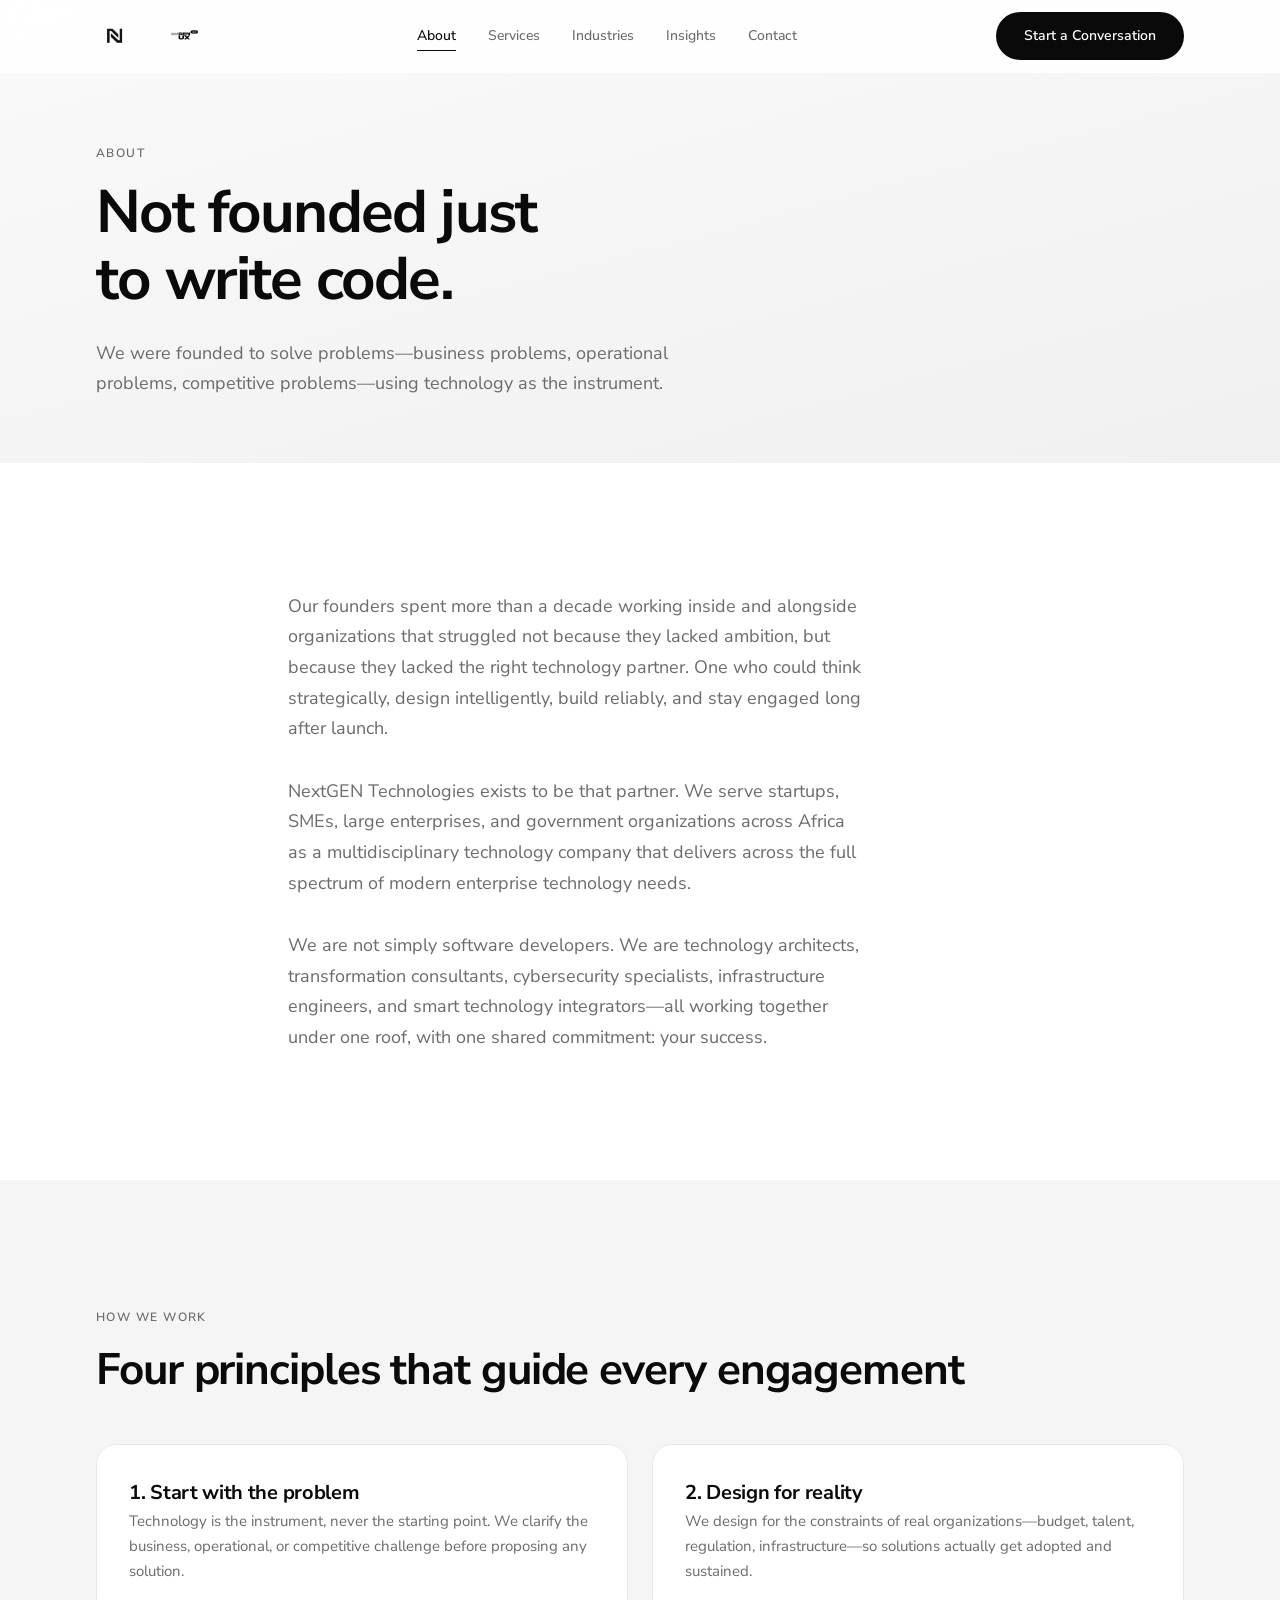
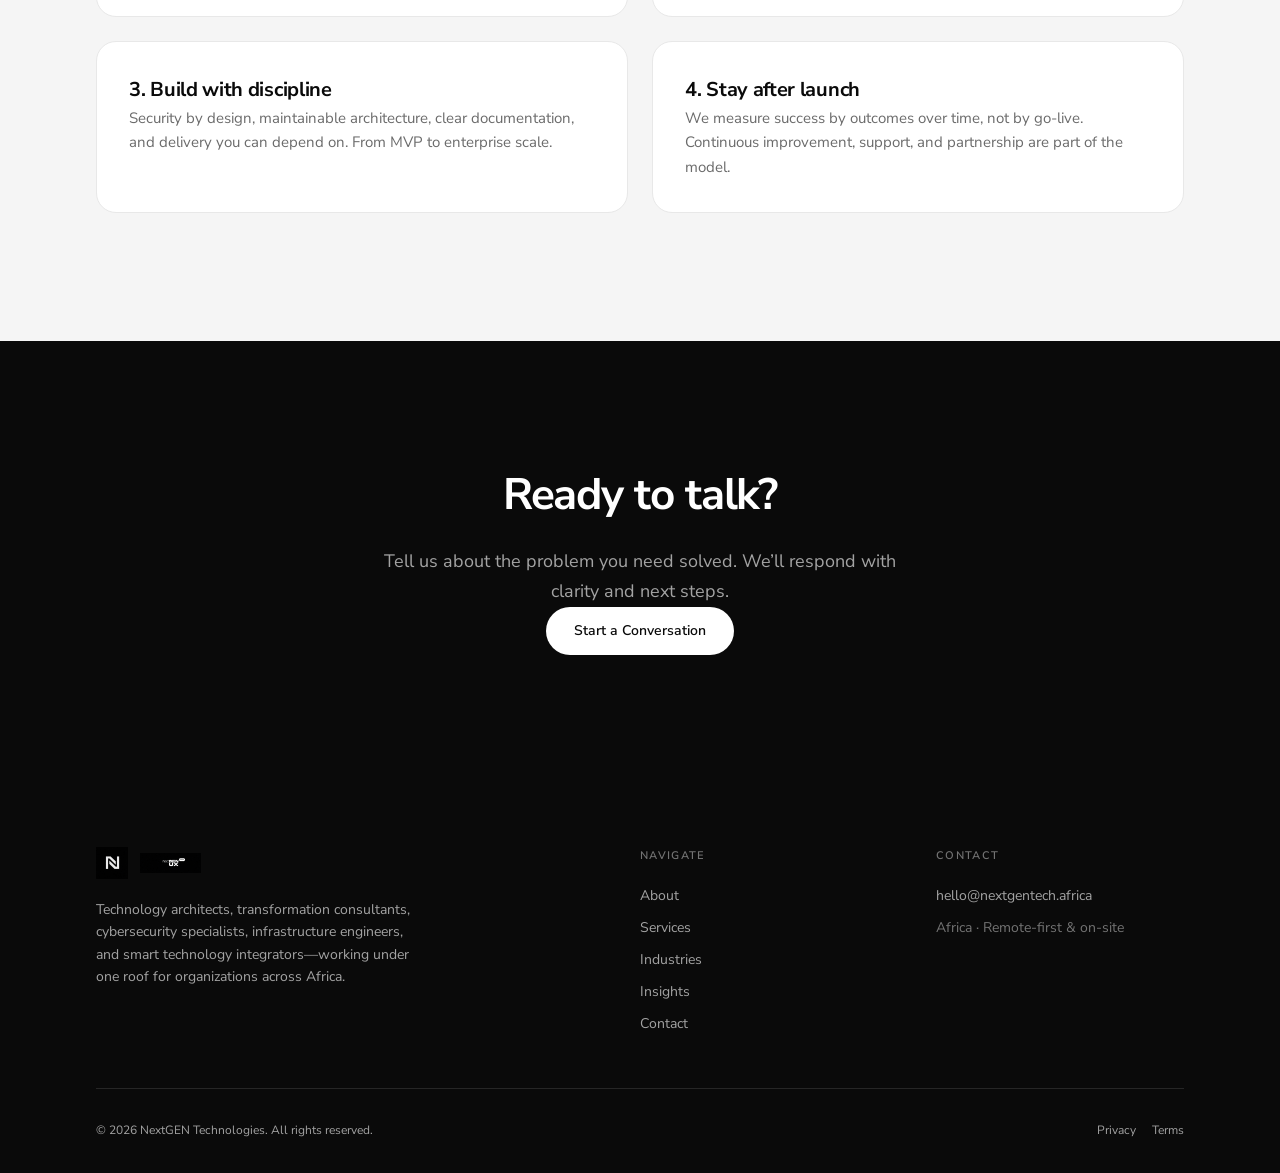
<file: about.html>
<!DOCTYPE html>
<html lang="en">
<head>
  <meta charset="UTF-8" />
  <meta name="viewport" content="width=device-width, initial-scale=1.0" />
  <title>About — NextGEN Technologies</title>
  <meta name="description" content="NextGEN Technologies was founded to solve business problems using technology as the instrument. Our story, approach, and commitment." />
  <link rel="preconnect" href="https://fonts.googleapis.com" />
  <link rel="preconnect" href="https://fonts.gstatic.com" crossorigin />
  <link href="https://fonts.googleapis.com/css2?family=Nunito+Sans:ital,opsz,wght@0,6..12,200..1000;1,6..12,200..1000&display=swap" rel="stylesheet" />
  <link rel="stylesheet" href="css/styles.css" />
  <link rel="icon" href="assets/logo-mark.jpg" type="image/jpeg" />
</head>
<body>
  <header class="site-header">
    <div class="container header-inner">
      <a href="index.html" class="logo-link" aria-label="NextGEN Technologies home">
        <img src="assets/logo-mark.jpg" alt="" class="logo-mark" width="36" height="36" />
        <img src="assets/logo-wordmark.jpg" alt="nextGEN UX tech" class="logo-word" height="24" />
      </a>
      <nav class="nav-desktop" aria-label="Main">
        <a href="about.html" class="nav-link active">About</a>
        <a href="services.html" class="nav-link">Services</a>
        <a href="index.html#industries" class="nav-link">Industries</a>
        <a href="index.html#insights" class="nav-link">Insights</a>
        <a href="contact.html" class="nav-link">Contact</a>
      </nav>
      <div class="flex items-center gap-3">
        <a href="contact.html" class="btn-solid">Start a Conversation</a>
        <button class="menu-btn" id="menuBtn" aria-label="Open menu" aria-expanded="false">
          <svg width="22" height="22" fill="none" stroke="currentColor" stroke-width="1.75" viewBox="0 0 24 24"><path d="M4 7h16M4 12h16M4 17h16"/></svg>
        </button>
      </div>
    </div>
    <div class="mobile-nav" id="mobileNav">
      <a href="about.html">About</a>
      <a href="services.html">Services</a>
      <a href="index.html#industries">Industries</a>
      <a href="index.html#insights">Insights</a>
      <a href="contact.html">Contact</a>
      <a href="contact.html" class="btn-solid" style="margin-top:1rem;justify-content:center">Start a Conversation</a>
    </div>
  </header>

  <section class="page-hero">
    <div class="container">
      <p class="eyebrow mb-4 reveal">About</p>
      <h1 class="h1 reveal reveal-delay-1" style="max-width:28rem">Not founded just to write code.</h1>
      <p class="lead reveal reveal-delay-2" style="margin-top:1.5rem">We were founded to solve problems—business problems, operational problems, competitive problems—using technology as the instrument.</p>
    </div>
  </section>

  <section class="section">
    <div class="container" style="max-width:48rem">
      <div class="reveal">
        <p class="lead" style="margin-bottom:2rem">Our founders spent more than a decade working inside and alongside organizations that struggled not because they lacked ambition, but because they lacked the right technology partner. One who could think strategically, design intelligently, build reliably, and stay engaged long after launch.</p>
        <p class="lead" style="margin-bottom:2rem">NextGEN Technologies exists to be that partner. We serve startups, SMEs, large enterprises, and government organizations across Africa as a multidisciplinary technology company that delivers across the full spectrum of modern enterprise technology needs.</p>
        <p class="lead">We are not simply software developers. We are technology architects, transformation consultants, cybersecurity specialists, infrastructure engineers, and smart technology integrators—all working together under one roof, with one shared commitment: your success.</p>
      </div>
    </div>
  </section>

  <section class="section" style="background:var(--light)">
    <div class="container">
      <p class="eyebrow mb-4 reveal">How We Work</p>
      <h2 class="h2 mb-12 reveal reveal-delay-1">Four principles that guide every engagement</h2>
      <div class="grid-2">
        <div class="card reveal"><h3 class="h3 mb-3">1. Start with the problem</h3><p class="text-muted" style="font-size:0.9375rem;line-height:1.65">Technology is the instrument, never the starting point. We clarify the business, operational, or competitive challenge before proposing any solution.</p></div>
        <div class="card reveal reveal-delay-1"><h3 class="h3 mb-3">2. Design for reality</h3><p class="text-muted" style="font-size:0.9375rem;line-height:1.65">We design for the constraints of real organizations—budget, talent, regulation, infrastructure—so solutions actually get adopted and sustained.</p></div>
        <div class="card reveal reveal-delay-2"><h3 class="h3 mb-3">3. Build with discipline</h3><p class="text-muted" style="font-size:0.9375rem;line-height:1.65">Security by design, maintainable architecture, clear documentation, and delivery you can depend on. From MVP to enterprise scale.</p></div>
        <div class="card reveal reveal-delay-3"><h3 class="h3 mb-3">4. Stay after launch</h3><p class="text-muted" style="font-size:0.9375rem;line-height:1.65">We measure success by outcomes over time, not by go-live. Continuous improvement, support, and partnership are part of the model.</p></div>
      </div>
    </div>
  </section>

  <section class="section" style="background:var(--black);color:var(--white)">
    <div class="container" style="text-align:center;max-width:36rem">
      <h2 class="h2 mb-6" style="color:var(--white)">Ready to talk?</h2>
      <p class="lead mb-10" style="color:#a3a3a3">Tell us about the problem you need solved. We’ll respond with clarity and next steps.</p>
      <a href="contact.html" class="btn-solid" style="background:var(--white);color:var(--black)">Start a Conversation</a>
    </div>
  </section>

  <footer class="site-footer">
    <div class="container">
      <div class="footer-grid">
        <div>
          <div class="footer-logo"><img src="assets/logo-mark.jpg" alt="" class="mark" width="32" height="32" /><img src="assets/logo-wordmark.jpg" alt="nextGEN UX tech" class="word" height="20" /></div>
          <p style="font-size:0.875rem;line-height:1.6;max-width:20rem">Technology architects, transformation consultants, cybersecurity specialists, infrastructure engineers, and smart technology integrators—working under one roof for organizations across Africa.</p>
        </div>
        <div><p class="footer-heading">Navigate</p><div class="footer-links"><a href="about.html">About</a><a href="services.html">Services</a><a href="index.html#industries">Industries</a><a href="index.html#insights">Insights</a><a href="contact.html">Contact</a></div></div>
        <div><p class="footer-heading">Contact</p><div class="footer-links"><a href="mailto:hello@nextgentech.africa">hello@nextgentech.africa</a><span style="display:block;padding:0.3rem 0;font-size:0.875rem;color:#737373">Africa · Remote-first & on-site</span></div></div>
      </div>
      <div class="footer-bottom"><p>© 2026 NextGEN Technologies. All rights reserved.</p><div class="flex gap-4"><a href="#">Privacy</a><a href="#">Terms</a></div></div>
    </div>
  </footer>
  <script src="js/main.js"></script>
</body>
</html>
</file>
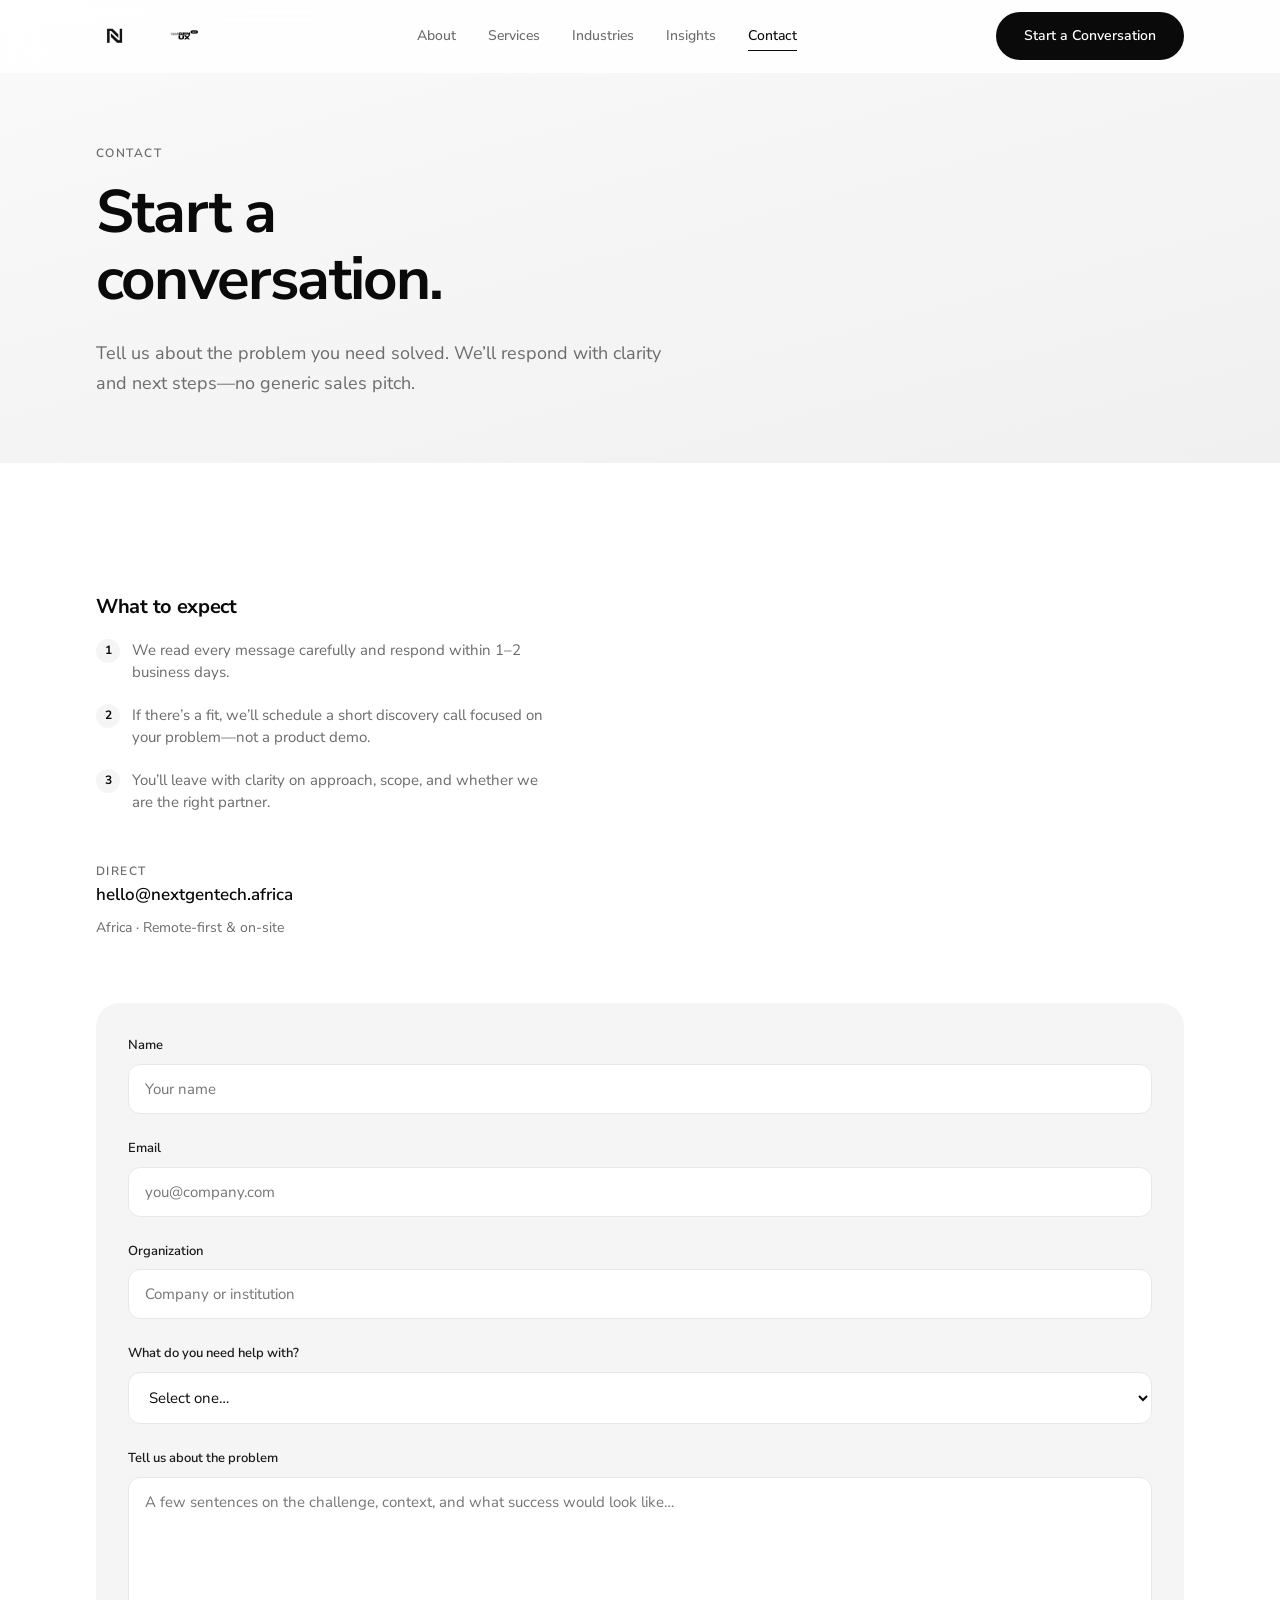
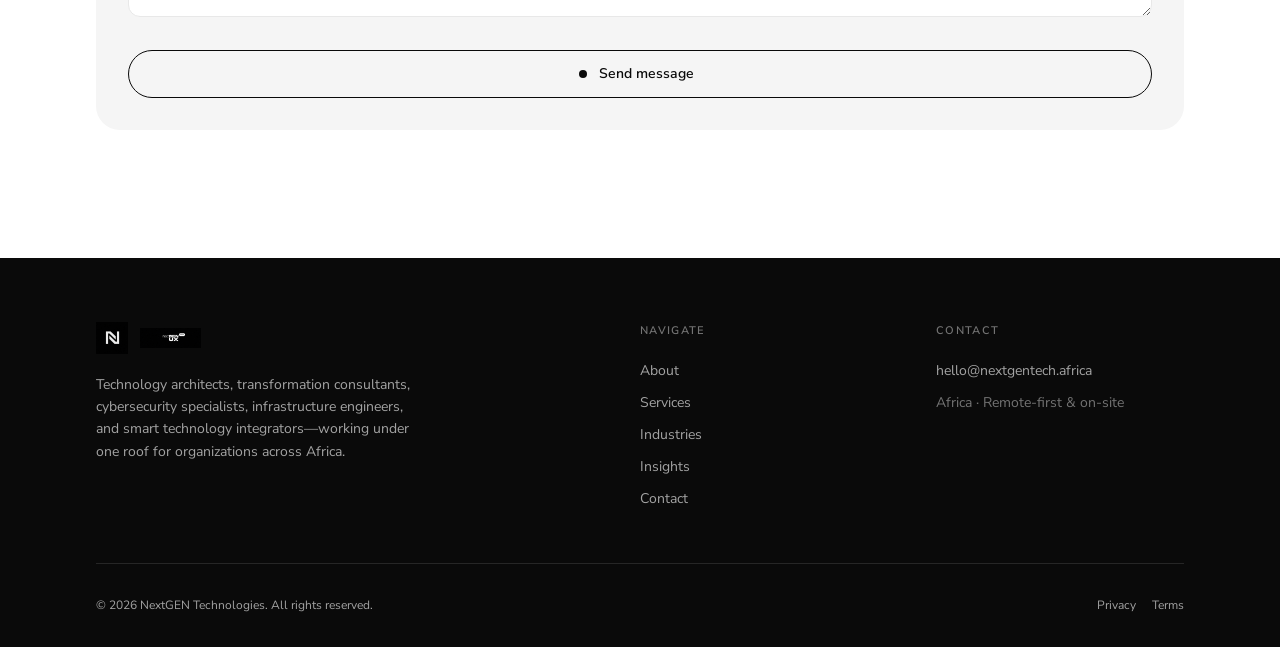
<file: contact.html>
<!DOCTYPE html>
<html lang="en">
<head>
  <meta charset="UTF-8" />
  <meta name="viewport" content="width=device-width, initial-scale=1.0" />
  <title>Contact — NextGEN Technologies</title>
  <meta name="description" content="Start a conversation with NextGEN Technologies. Tell us about the business problem you need solved." />
  <link rel="preconnect" href="https://fonts.googleapis.com" />
  <link rel="preconnect" href="https://fonts.gstatic.com" crossorigin />
  <link href="https://fonts.googleapis.com/css2?family=Nunito+Sans:ital,opsz,wght@0,6..12,200..1000;1,6..12,200..1000&display=swap" rel="stylesheet" />
  <link rel="stylesheet" href="css/styles.css" />
  <link rel="icon" href="assets/logo-mark.jpg" type="image/jpeg" />
</head>
<body>
  <header class="site-header">
    <div class="container header-inner">
      <a href="index.html" class="logo-link" aria-label="NextGEN Technologies home">
        <img src="assets/logo-mark.jpg" alt="" class="logo-mark" width="36" height="36" />
        <img src="assets/logo-wordmark.jpg" alt="nextGEN UX tech" class="logo-word" height="24" />
      </a>
      <nav class="nav-desktop" aria-label="Main">
        <a href="about.html" class="nav-link">About</a>
        <a href="services.html" class="nav-link">Services</a>
        <a href="index.html#industries" class="nav-link">Industries</a>
        <a href="index.html#insights" class="nav-link">Insights</a>
        <a href="contact.html" class="nav-link active">Contact</a>
      </nav>
      <div class="flex items-center gap-3">
        <a href="contact.html" class="btn-solid">Start a Conversation</a>
        <button class="menu-btn" id="menuBtn" aria-label="Open menu" aria-expanded="false">
          <svg width="22" height="22" fill="none" stroke="currentColor" stroke-width="1.75" viewBox="0 0 24 24"><path d="M4 7h16M4 12h16M4 17h16"/></svg>
        </button>
      </div>
    </div>
    <div class="mobile-nav" id="mobileNav">
      <a href="about.html">About</a>
      <a href="services.html">Services</a>
      <a href="index.html#industries">Industries</a>
      <a href="index.html#insights">Insights</a>
      <a href="contact.html">Contact</a>
      <a href="contact.html" class="btn-solid" style="margin-top:1rem;justify-content:center">Start a Conversation</a>
    </div>
  </header>

  <section class="page-hero">
    <div class="container">
      <p class="eyebrow mb-4 reveal">Contact</p>
      <h1 class="h1 reveal reveal-delay-1" style="max-width:28rem">Start a conversation.</h1>
      <p class="lead reveal reveal-delay-2" style="margin-top:1.5rem">Tell us about the problem you need solved. We’ll respond with clarity and next steps—no generic sales pitch.</p>
    </div>
  </section>

  <section class="section">
    <div class="container">
      <div style="display:grid;gap:4rem;align-items:start" class="contact-grid">
        <div style="max-width:28rem">
          <h2 class="h3 mb-4 reveal">What to expect</h2>
          <ul style="list-style:none;padding:0" class="reveal reveal-delay-1">
            <li style="display:flex;gap:0.75rem;margin-bottom:1.25rem">
              <span style="flex-shrink:0;width:1.5rem;height:1.5rem;border-radius:50%;background:var(--light);display:flex;align-items:center;justify-content:center;font-size:0.75rem;font-weight:700">1</span>
              <span class="text-muted" style="font-size:0.9375rem;line-height:1.5">We read every message carefully and respond within 1–2 business days.</span>
            </li>
            <li style="display:flex;gap:0.75rem;margin-bottom:1.25rem">
              <span style="flex-shrink:0;width:1.5rem;height:1.5rem;border-radius:50%;background:var(--light);display:flex;align-items:center;justify-content:center;font-size:0.75rem;font-weight:700">2</span>
              <span class="text-muted" style="font-size:0.9375rem;line-height:1.5">If there’s a fit, we’ll schedule a short discovery call focused on your problem—not a product demo.</span>
            </li>
            <li style="display:flex;gap:0.75rem">
              <span style="flex-shrink:0;width:1.5rem;height:1.5rem;border-radius:50%;background:var(--light);display:flex;align-items:center;justify-content:center;font-size:0.75rem;font-weight:700">3</span>
              <span class="text-muted" style="font-size:0.9375rem;line-height:1.5">You’ll leave with clarity on approach, scope, and whether we are the right partner.</span>
            </li>
          </ul>
          <div class="mt-12 reveal reveal-delay-2">
            <p class="eyebrow mb-2">Direct</p>
            <a href="mailto:hello@nextgentech.africa" style="font-weight:600;font-size:1.0625rem">hello@nextgentech.africa</a>
            <p class="text-muted" style="font-size:0.875rem;margin-top:0.5rem">Africa · Remote-first & on-site</p>
          </div>
        </div>

        <div class="reveal reveal-delay-1" style="background:var(--light);border-radius:1.5rem;padding:2rem">
          <!-- 
            FORMSPREE SETUP:
            1. Go to https://formspree.io and create a form
            2. Replace YOUR_FORM_ID below with your actual form ID
            3. Example: action="https://formspree.io/f/xyzabcde"
          -->
          <form action="https://formspree.io/f/YOUR_FORM_ID" method="POST" id="contactForm">
            <div class="form-group">
              <label class="form-label" for="name">Name</label>
              <input class="form-input" type="text" id="name" name="name" required placeholder="Your name" />
            </div>
            <div class="form-group">
              <label class="form-label" for="email">Email</label>
              <input class="form-input" type="email" id="email" name="email" required placeholder="you@company.com" />
            </div>
            <div class="form-group">
              <label class="form-label" for="organization">Organization</label>
              <input class="form-input" type="text" id="organization" name="organization" placeholder="Company or institution" />
            </div>
            <div class="form-group">
              <label class="form-label" for="topic">What do you need help with?</label>
              <select class="form-input" id="topic" name="topic">
                <option value="">Select one…</option>
                <option value="architecture">Technology Architecture & Software</option>
                <option value="consulting">Transformation Consulting</option>
                <option value="security">Cybersecurity & Assurance</option>
                <option value="infrastructure">Infrastructure Engineering</option>
                <option value="smart">Smart Technology Integration</option>
                <option value="partnership">Ongoing Partnership / Managed Services</option>
                <option value="other">Something else / Not sure yet</option>
              </select>
            </div>
            <div class="form-group">
              <label class="form-label" for="message">Tell us about the problem</label>
              <textarea class="form-textarea" id="message" name="message" required placeholder="A few sentences on the challenge, context, and what success would look like…"></textarea>
            </div>
            <input type="hidden" name="_subject" value="NextGEN Technologies — New inquiry" />
            <button type="submit" class="btn-dot-fill" style="width:100%;justify-content:center">
              <span class="dot"></span>
              <span class="label">Send message</span>
              <span class="arrow"><svg width="14" height="14" viewBox="0 0 24 24" fill="none" stroke="currentColor" stroke-width="2.5"><path d="M5 12h14M13 6l6 6-6 6"/></svg></span>
              <span class="fill"></span>
            </button>
          </form>
        </div>
      </div>
    </div>
  </section>

  <footer class="site-footer">
    <div class="container">
      <div class="footer-grid">
        <div>
          <div class="footer-logo"><img src="assets/logo-mark.jpg" alt="" class="mark" width="32" height="32" /><img src="assets/logo-wordmark.jpg" alt="nextGEN UX tech" class="word" height="20" /></div>
          <p style="font-size:0.875rem;line-height:1.6;max-width:20rem">Technology architects, transformation consultants, cybersecurity specialists, infrastructure engineers, and smart technology integrators—working under one roof for organizations across Africa.</p>
        </div>
        <div><p class="footer-heading">Navigate</p><div class="footer-links"><a href="about.html">About</a><a href="services.html">Services</a><a href="index.html#industries">Industries</a><a href="index.html#insights">Insights</a><a href="contact.html">Contact</a></div></div>
        <div><p class="footer-heading">Contact</p><div class="footer-links"><a href="mailto:hello@nextgentech.africa">hello@nextgentech.africa</a><span style="display:block;padding:0.3rem 0;font-size:0.875rem;color:#737373">Africa · Remote-first & on-site</span></div></div>
      </div>
      <div class="footer-bottom"><p>© 2026 NextGEN Technologies. All rights reserved.</p><div class="flex gap-4"><a href="#">Privacy</a><a href="#">Terms</a></div></div>
    </div>
  </footer>
  <script src="js/main.js"></script>
</body>
</html>
</file>
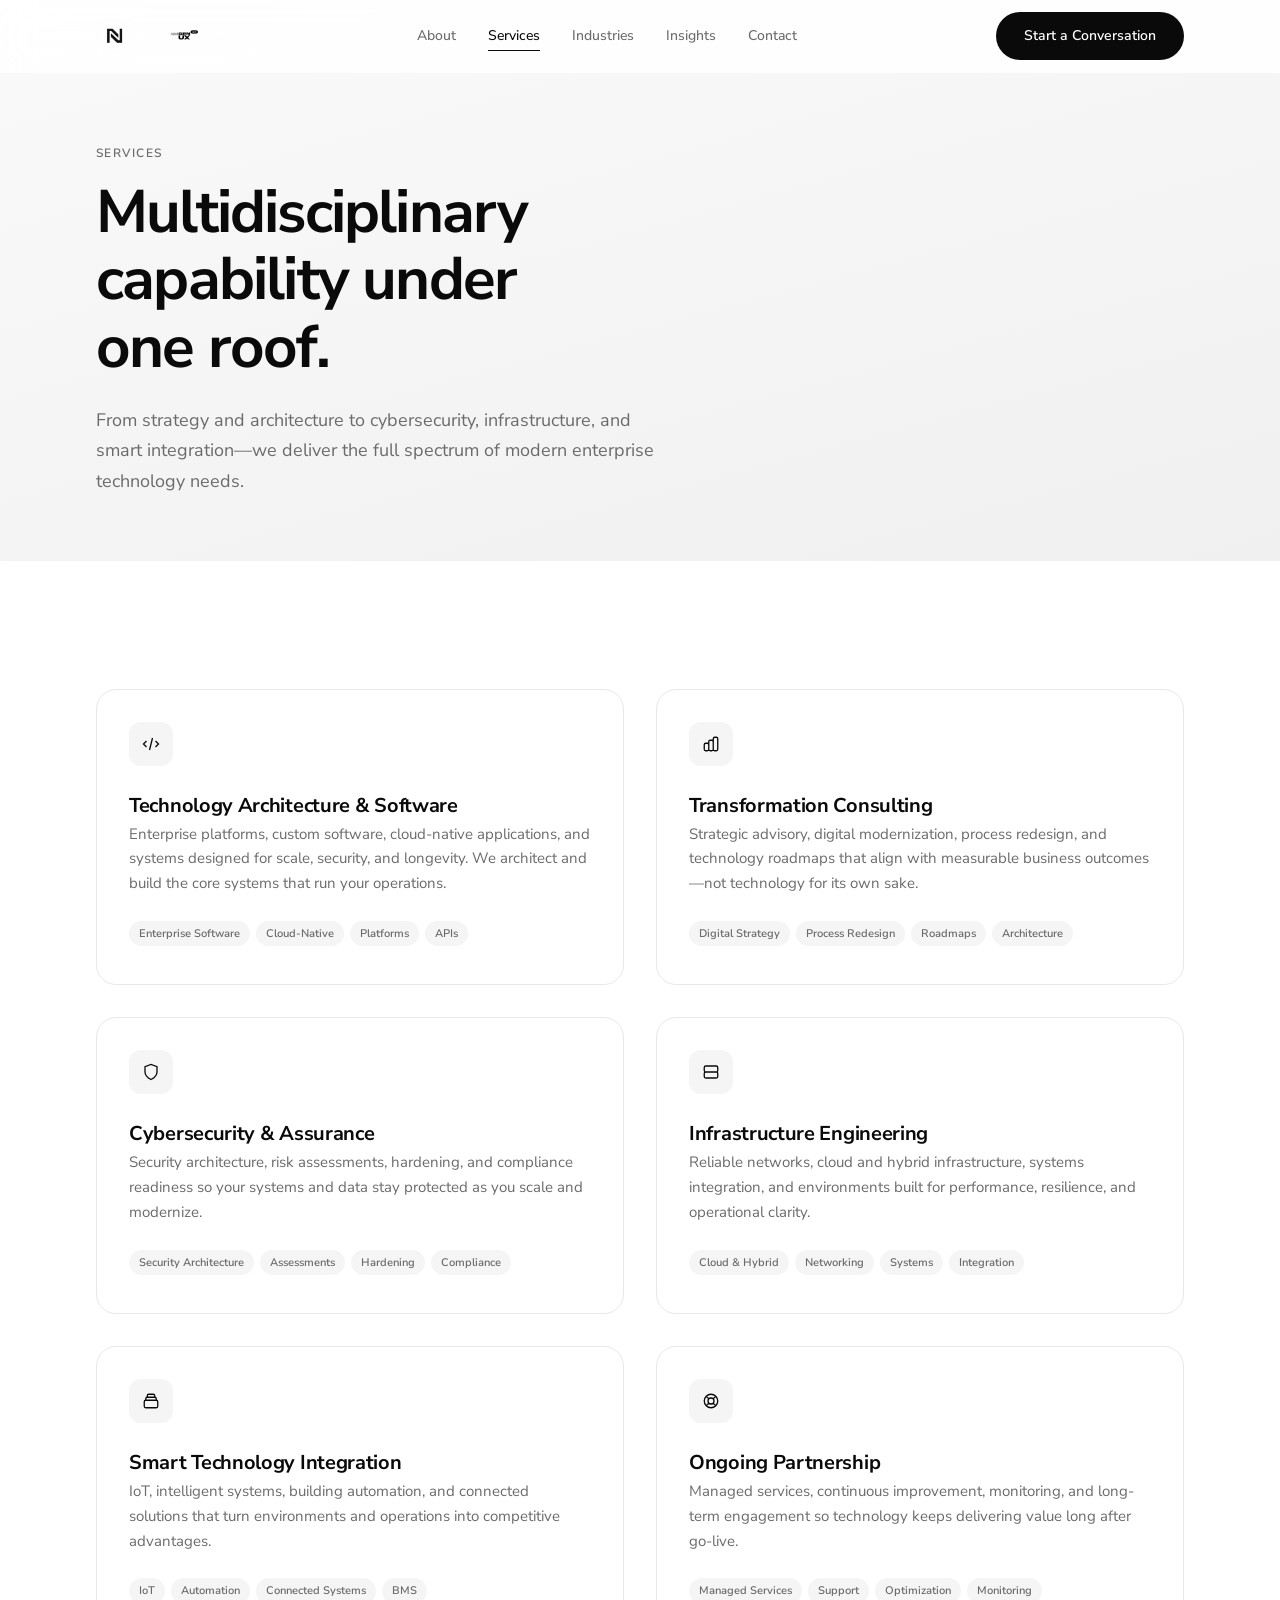
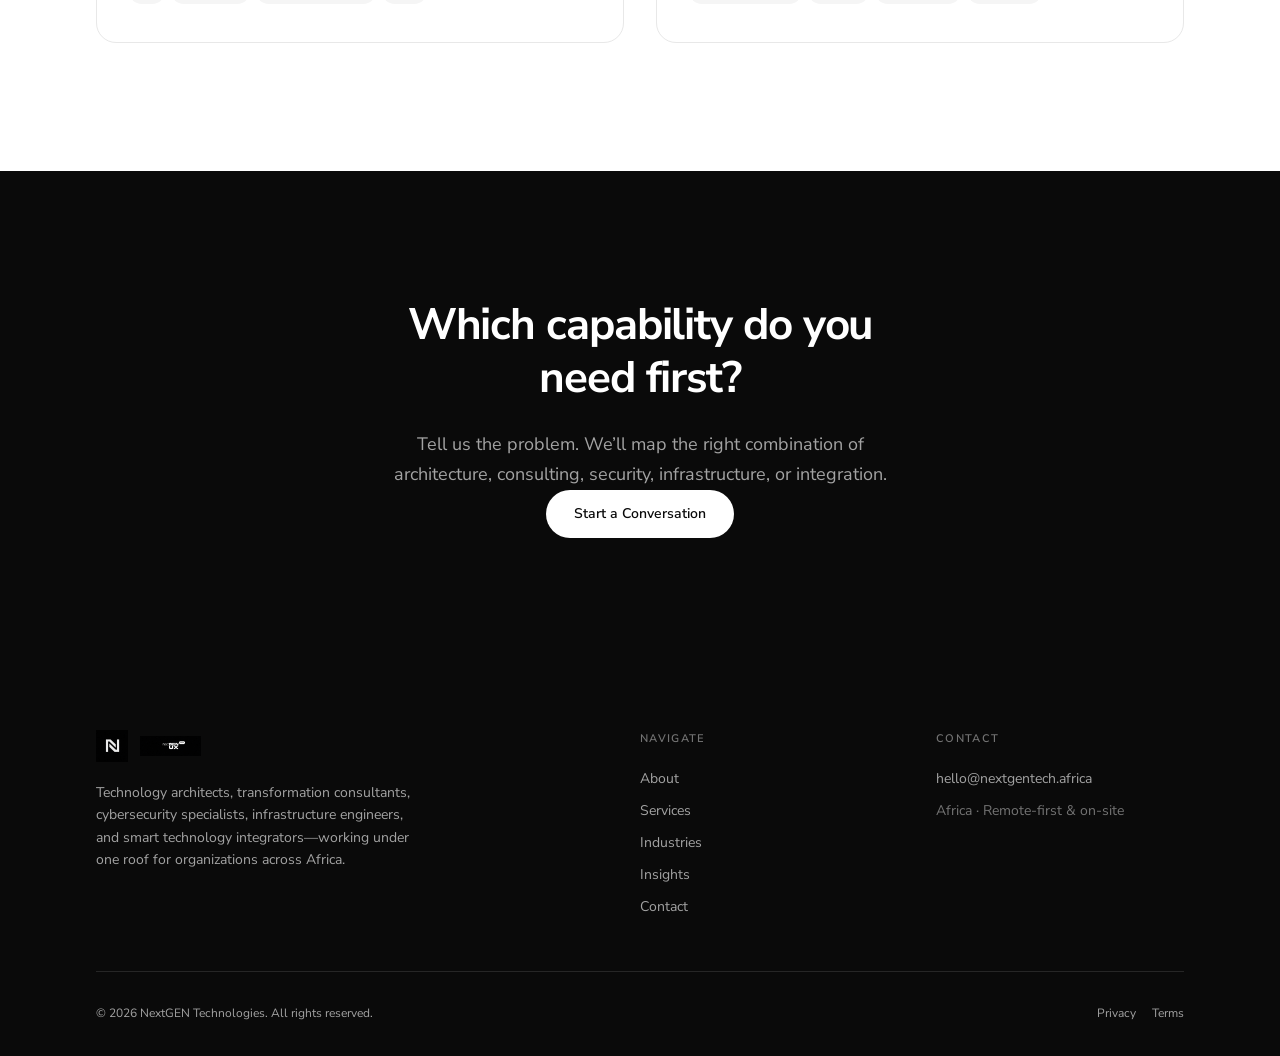
<file: services.html>
<!DOCTYPE html>
<html lang="en">
<head>
  <meta charset="UTF-8" />
  <meta name="viewport" content="width=device-width, initial-scale=1.0" />
  <title>Services — NextGEN Technologies</title>
  <meta name="description" content="Full-spectrum technology services: architecture & software, transformation consulting, cybersecurity, infrastructure engineering, and smart technology integration." />
  <link rel="preconnect" href="https://fonts.googleapis.com" />
  <link rel="preconnect" href="https://fonts.gstatic.com" crossorigin />
  <link href="https://fonts.googleapis.com/css2?family=Nunito+Sans:ital,opsz,wght@0,6..12,200..1000;1,6..12,200..1000&display=swap" rel="stylesheet" />
  <link rel="stylesheet" href="css/styles.css" />
  <link rel="icon" href="assets/logo-mark.jpg" type="image/jpeg" />
</head>
<body>
  <header class="site-header">
    <div class="container header-inner">
      <a href="index.html" class="logo-link" aria-label="NextGEN Technologies home">
        <img src="assets/logo-mark.jpg" alt="" class="logo-mark" width="36" height="36" />
        <img src="assets/logo-wordmark.jpg" alt="nextGEN UX tech" class="logo-word" height="24" />
      </a>
      <nav class="nav-desktop" aria-label="Main">
        <a href="about.html" class="nav-link">About</a>
        <a href="services.html" class="nav-link active">Services</a>
        <a href="index.html#industries" class="nav-link">Industries</a>
        <a href="index.html#insights" class="nav-link">Insights</a>
        <a href="contact.html" class="nav-link">Contact</a>
      </nav>
      <div class="flex items-center gap-3">
        <a href="contact.html" class="btn-solid">Start a Conversation</a>
        <button class="menu-btn" id="menuBtn" aria-label="Open menu" aria-expanded="false">
          <svg width="22" height="22" fill="none" stroke="currentColor" stroke-width="1.75" viewBox="0 0 24 24"><path d="M4 7h16M4 12h16M4 17h16"/></svg>
        </button>
      </div>
    </div>
    <div class="mobile-nav" id="mobileNav">
      <a href="about.html">About</a>
      <a href="services.html">Services</a>
      <a href="index.html#industries">Industries</a>
      <a href="index.html#insights">Insights</a>
      <a href="contact.html">Contact</a>
      <a href="contact.html" class="btn-solid" style="margin-top:1rem;justify-content:center">Start a Conversation</a>
    </div>
  </header>

  <section class="page-hero">
    <div class="container">
      <p class="eyebrow mb-4 reveal">Services</p>
      <h1 class="h1 reveal reveal-delay-1" style="max-width:32rem">Multidisciplinary capability under one roof.</h1>
      <p class="lead reveal reveal-delay-2" style="margin-top:1.5rem">From strategy and architecture to cybersecurity, infrastructure, and smart integration—we deliver the full spectrum of modern enterprise technology needs.</p>
    </div>
  </section>

  <section class="section">
    <div class="container">
      <div class="grid-2" style="gap:2rem">
        <article class="card reveal">
          <div class="card-icon"><svg width="18" height="18" fill="none" stroke="#0a0a0a" stroke-width="1.75" viewBox="0 0 24 24"><path d="M10 20l4-16m4 4l4 4-4 4M6 16l-4-4 4-4"/></svg></div>
          <h3 class="h3 mb-3">Technology Architecture & Software</h3>
          <p class="text-muted mb-6" style="font-size:0.9375rem;line-height:1.65">Enterprise platforms, custom software, cloud-native applications, and systems designed for scale, security, and longevity. We architect and build the core systems that run your operations.</p>
          <div><span class="tag">Enterprise Software</span><span class="tag">Cloud-Native</span><span class="tag">Platforms</span><span class="tag">APIs</span></div>
        </article>
        <article class="card reveal reveal-delay-1">
          <div class="card-icon"><svg width="18" height="18" fill="none" stroke="#0a0a0a" stroke-width="1.75" viewBox="0 0 24 24"><path d="M9 19v-6a2 2 0 00-2-2H5a2 2 0 00-2 2v6a2 2 0 002 2h2a2 2 0 002-2zm0 0V9a2 2 0 012-2h2a2 2 0 012 2v10m-6 0a2 2 0 002 2h2a2 2 0 002-2m0 0V5a2 2 0 012-2h2a2 2 0 012 2v14a2 2 0 01-2 2h-2a2 2 0 01-2-2z"/></svg></div>
          <h3 class="h3 mb-3">Transformation Consulting</h3>
          <p class="text-muted mb-6" style="font-size:0.9375rem;line-height:1.65">Strategic advisory, digital modernization, process redesign, and technology roadmaps that align with measurable business outcomes—not technology for its own sake.</p>
          <div><span class="tag">Digital Strategy</span><span class="tag">Process Redesign</span><span class="tag">Roadmaps</span><span class="tag">Architecture</span></div>
        </article>
        <article class="card reveal">
          <div class="card-icon"><svg width="18" height="18" fill="none" stroke="#0a0a0a" stroke-width="1.75" viewBox="0 0 24 24"><path d="M12 22s8-4 8-10V5l-8-3-8 3v7c0 6 8 10 8 10z"/></svg></div>
          <h3 class="h3 mb-3">Cybersecurity & Assurance</h3>
          <p class="text-muted mb-6" style="font-size:0.9375rem;line-height:1.65">Security architecture, risk assessments, hardening, and compliance readiness so your systems and data stay protected as you scale and modernize.</p>
          <div><span class="tag">Security Architecture</span><span class="tag">Assessments</span><span class="tag">Hardening</span><span class="tag">Compliance</span></div>
        </article>
        <article class="card reveal reveal-delay-1">
          <div class="card-icon"><svg width="18" height="18" fill="none" stroke="#0a0a0a" stroke-width="1.75" viewBox="0 0 24 24"><path d="M5 12h14M5 12a2 2 0 01-2-2V6a2 2 0 012-2h14a2 2 0 012 2v4a2 2 0 01-2 2M5 12a2 2 0 00-2 2v4a2 2 0 002 2h14a2 2 0 002-2v-4a2 2 0 00-2-2m-2-4h.01M17 16h.01"/></svg></div>
          <h3 class="h3 mb-3">Infrastructure Engineering</h3>
          <p class="text-muted mb-6" style="font-size:0.9375rem;line-height:1.65">Reliable networks, cloud and hybrid infrastructure, systems integration, and environments built for performance, resilience, and operational clarity.</p>
          <div><span class="tag">Cloud & Hybrid</span><span class="tag">Networking</span><span class="tag">Systems</span><span class="tag">Integration</span></div>
        </article>
        <article class="card reveal">
          <div class="card-icon"><svg width="18" height="18" fill="none" stroke="#0a0a0a" stroke-width="1.75" viewBox="0 0 24 24"><path d="M19 11H5m14 0a2 2 0 012 2v6a2 2 0 01-2 2H5a2 2 0 01-2-2v-6a2 2 0 012-2m14 0V9a2 2 0 00-2-2M5 11V9a2 2 0 012-2m0 0V5a2 2 0 012-2h6a2 2 0 012 2v2M7 7h10"/></svg></div>
          <h3 class="h3 mb-3">Smart Technology Integration</h3>
          <p class="text-muted mb-6" style="font-size:0.9375rem;line-height:1.65">IoT, intelligent systems, building automation, and connected solutions that turn environments and operations into competitive advantages.</p>
          <div><span class="tag">IoT</span><span class="tag">Automation</span><span class="tag">Connected Systems</span><span class="tag">BMS</span></div>
        </article>
        <article class="card reveal reveal-delay-1">
          <div class="card-icon"><svg width="18" height="18" fill="none" stroke="#0a0a0a" stroke-width="1.75" viewBox="0 0 24 24"><path d="M18.364 5.636l-3.536 3.536m0 5.656l3.536 3.536M9.172 9.172L5.636 5.636m3.536 9.192l-3.536 3.536M21 12a9 9 0 11-18 0 9 9 0 0118 0zm-5 0a4 4 0 11-8 0 4 4 0 018 0z"/></svg></div>
          <h3 class="h3 mb-3">Ongoing Partnership</h3>
          <p class="text-muted mb-6" style="font-size:0.9375rem;line-height:1.65">Managed services, continuous improvement, monitoring, and long-term engagement so technology keeps delivering value long after go-live.</p>
          <div><span class="tag">Managed Services</span><span class="tag">Support</span><span class="tag">Optimization</span><span class="tag">Monitoring</span></div>
        </article>
      </div>
    </div>
  </section>

  <section class="section" style="background:var(--black);color:var(--white)">
    <div class="container" style="text-align:center;max-width:36rem">
      <h2 class="h2 mb-6" style="color:var(--white)">Which capability do you need first?</h2>
      <p class="lead mb-10" style="color:#a3a3a3">Tell us the problem. We’ll map the right combination of architecture, consulting, security, infrastructure, or integration.</p>
      <a href="contact.html" class="btn-solid" style="background:var(--white);color:var(--black)">Start a Conversation</a>
    </div>
  </section>

  <footer class="site-footer">
    <div class="container">
      <div class="footer-grid">
        <div>
          <div class="footer-logo"><img src="assets/logo-mark.jpg" alt="" class="mark" width="32" height="32" /><img src="assets/logo-wordmark.jpg" alt="nextGEN UX tech" class="word" height="20" /></div>
          <p style="font-size:0.875rem;line-height:1.6;max-width:20rem">Technology architects, transformation consultants, cybersecurity specialists, infrastructure engineers, and smart technology integrators—working under one roof for organizations across Africa.</p>
        </div>
        <div><p class="footer-heading">Navigate</p><div class="footer-links"><a href="about.html">About</a><a href="services.html">Services</a><a href="index.html#industries">Industries</a><a href="index.html#insights">Insights</a><a href="contact.html">Contact</a></div></div>
        <div><p class="footer-heading">Contact</p><div class="footer-links"><a href="mailto:hello@nextgentech.africa">hello@nextgentech.africa</a><span style="display:block;padding:0.3rem 0;font-size:0.875rem;color:#737373">Africa · Remote-first & on-site</span></div></div>
      </div>
      <div class="footer-bottom"><p>© 2026 NextGEN Technologies. All rights reserved.</p><div class="flex gap-4"><a href="#">Privacy</a><a href="#">Terms</a></div></div>
    </div>
  </footer>
  <script src="js/main.js"></script>
</body>
</html>
</file>
<file: css/styles.css>
/* ============================================
   NextGEN Technologies — Design System
   High-end · Minimal · Black & White
   ============================================ */

:root {
  --black: #0a0a0a;
  --near-black: #111111;
  --slate: #1a1a1a;
  --muted: #6b6b6b;
  --light: #f5f5f5;
  --white: #ffffff;
  --border: #e8e8e8;
  --border-dark: #2a2a2a;
  --radius: 9999px;
  --ease: cubic-bezier(0.22, 1, 0.36, 1);
  --ease-out: cubic-bezier(0.16, 1, 0.3, 1);
}

*, *::before, *::after { box-sizing: border-box; margin: 0; padding: 0; }

html {
  scroll-behavior: smooth;
  -webkit-font-smoothing: antialiased;
}

body {
  font-family: "Nunito Sans", system-ui, -apple-system, sans-serif;
  color: var(--black);
  background: var(--white);
  line-height: 1.6;
  overflow-x: hidden;
}

img { max-width: 100%; display: block; }
a { color: inherit; text-decoration: none; }
button { font-family: inherit; cursor: pointer; border: none; background: none; }

/* ---------- Typography ---------- */
.h1 {
  font-size: clamp(2.5rem, 5.5vw, 3.75rem);
  font-weight: 700;
  letter-spacing: -0.03em;
  line-height: 1.12;
}
.h2 {
  font-size: clamp(1.85rem, 3.5vw, 2.75rem);
  font-weight: 700;
  letter-spacing: -0.025em;
  line-height: 1.2;
}
.h3 {
  font-size: 1.25rem;
  font-weight: 700;
  letter-spacing: -0.015em;
}
.eyebrow {
  font-size: 0.75rem;
  font-weight: 600;
  letter-spacing: 0.12em;
  text-transform: uppercase;
  color: var(--muted);
}
.lead {
  font-size: 1.125rem;
  color: var(--muted);
  line-height: 1.7;
  max-width: 36rem;
}

/* ---------- Layout ---------- */
.container {
  width: 100%;
  max-width: 72rem;
  margin: 0 auto;
  padding: 0 1.5rem;
}
@media (min-width: 1024px) {
  .container { padding: 0 2rem; }
}

.section {
  padding: 6rem 0;
}
@media (min-width: 1024px) {
  .section { padding: 8rem 0; }
}

/* ---------- Header ---------- */
.site-header {
  position: fixed;
  top: 0; left: 0; right: 0;
  z-index: 100;
  background: rgba(255,255,255,0.85);
  backdrop-filter: blur(16px);
  -webkit-backdrop-filter: blur(16px);
  border-bottom: 1px solid transparent;
  transition: border-color 0.3s var(--ease), background 0.3s var(--ease);
}
.site-header.scrolled {
  border-bottom-color: var(--border);
  background: rgba(255,255,255,0.92);
}
.header-inner {
  display: flex;
  align-items: center;
  justify-content: space-between;
  height: 4.5rem;
}
.logo-link {
  display: flex;
  align-items: center;
  gap: 0.75rem;
  transition: opacity 0.25s var(--ease);
}
.logo-link:hover { opacity: 0.75; }
.logo-mark {
  width: 2.25rem;
  height: 2.25rem;
  object-fit: contain;
}
.logo-word {
  height: 1.5rem;
  width: auto;
  object-fit: contain;
}
@media (max-width: 640px) {
  .logo-word { display: none; }
}

.nav-desktop {
  display: none;
  align-items: center;
  gap: 2rem;
}
@media (min-width: 1024px) {
  .nav-desktop { display: flex; }
}
.nav-link {
  font-size: 0.875rem;
  font-weight: 500;
  color: var(--muted);
  position: relative;
  padding: 0.25rem 0;
  transition: color 0.25s var(--ease);
}
.nav-link::after {
  content: "";
  position: absolute;
  bottom: 0; left: 0;
  width: 0; height: 1.5px;
  background: var(--black);
  transition: width 0.35s var(--ease);
}
.nav-link:hover { color: var(--black); }
.nav-link:hover::after,
.nav-link.active::after { width: 100%; }
.nav-link.active { color: var(--black); }

/* Mobile menu */
.menu-btn {
  display: flex;
  padding: 0.5rem;
  color: var(--black);
}
@media (min-width: 1024px) {
  .menu-btn { display: none; }
}
.mobile-nav {
  display: none;
  border-top: 1px solid var(--border);
  background: var(--white);
  padding: 1rem 1.5rem 1.5rem;
}
.mobile-nav.open { display: block; }
.mobile-nav a {
  display: block;
  padding: 0.75rem 0;
  font-size: 0.9375rem;
  font-weight: 500;
  color: var(--slate);
  border-bottom: 1px solid var(--border);
}
.mobile-nav a:last-of-type { border-bottom: none; }

/* ---------- MicroKit-inspired Buttons ---------- */

/* Next Dot Fill Button (black/white) */
.btn-dot-fill {
  --btn-h: 3rem;
  position: relative;
  display: inline-flex;
  align-items: center;
  height: var(--btn-h);
  padding: 0 1.75rem 0 1.25rem;
  border: 1.5px solid var(--black);
  border-radius: var(--radius);
  background: transparent;
  color: var(--black);
  font-size: 0.875rem;
  font-weight: 600;
  overflow: hidden;
  transition: color 0.4s var(--ease);
}
.btn-dot-fill .dot {
  position: relative;
  z-index: 2;
  width: 0.5rem;
  height: 0.5rem;
  border-radius: 50%;
  background: var(--black);
  margin-right: 0.75rem;
  transition: transform 0.5s var(--ease), background 0.3s;
  flex-shrink: 0;
}
.btn-dot-fill .label {
  position: relative;
  z-index: 2;
  transition: transform 0.4s var(--ease), opacity 0.3s;
}
.btn-dot-fill .arrow {
  position: absolute;
  z-index: 2;
  right: 1.5rem;
  opacity: 0;
  transform: translateX(-8px);
  transition: opacity 0.35s var(--ease), transform 0.4s var(--ease);
}
.btn-dot-fill .fill {
  position: absolute;
  inset: 0;
  background: var(--black);
  border-radius: var(--radius);
  transform: scaleX(0);
  transform-origin: left center;
  transition: transform 0.5s var(--ease);
  z-index: 1;
}
.btn-dot-fill:hover {
  color: var(--white);
}
.btn-dot-fill:hover .fill {
  transform: scaleX(1);
}
.btn-dot-fill:hover .dot {
  transform: scale(0);
  background: var(--white);
}
.btn-dot-fill:hover .label {
  transform: translateX(-4px);
}
.btn-dot-fill:hover .arrow {
  opacity: 1;
  transform: translateX(0);
}

/* Solid primary button */
.btn-solid {
  display: inline-flex;
  align-items: center;
  gap: 0.5rem;
  height: 3rem;
  padding: 0 1.75rem;
  background: var(--black);
  color: var(--white);
  font-size: 0.875rem;
  font-weight: 600;
  border-radius: var(--radius);
  transition: background 0.3s var(--ease), transform 0.25s var(--ease), box-shadow 0.3s;
}
.btn-solid:hover {
  background: var(--near-black);
  transform: translateY(-1px);
  box-shadow: 0 8px 24px -6px rgba(0,0,0,0.25);
}
.btn-solid:active { transform: translateY(0); }

/* Ghost / outline button */
.btn-ghost {
  display: inline-flex;
  align-items: center;
  gap: 0.5rem;
  height: 3rem;
  padding: 0 1.75rem;
  background: transparent;
  color: var(--black);
  font-size: 0.875rem;
  font-weight: 600;
  border: 1.5px solid var(--border);
  border-radius: var(--radius);
  transition: border-color 0.3s var(--ease), background 0.3s var(--ease);
}
.btn-ghost:hover {
  border-color: var(--black);
  background: var(--light);
}

/* Expanding Contact Button (MicroKit style) */
.btn-expand {
  position: relative;
  display: inline-flex;
  align-items: center;
  height: 3rem;
  padding: 0 1.5rem;
  background: var(--black);
  color: var(--white);
  font-size: 0.875rem;
  font-weight: 600;
  border-radius: var(--radius);
  overflow: hidden;
  transition: padding 0.4s var(--ease);
}
.btn-expand .icon {
  display: flex;
  margin-left: 0.5rem;
  transition: transform 0.4s var(--ease);
}
.btn-expand:hover {
  padding-right: 2.25rem;
}
.btn-expand:hover .icon {
  transform: translateX(4px);
}

/* ---------- Cards ---------- */
.card {
  background: var(--white);
  border: 1px solid var(--border);
  border-radius: 1.25rem;
  padding: 2rem;
  transition: transform 0.4s var(--ease), box-shadow 0.4s var(--ease), border-color 0.3s;
}
.card:hover {
  transform: translateY(-6px);
  box-shadow: 0 24px 48px -16px rgba(0,0,0,0.1);
  border-color: #d4d4d4;
}
.card-icon {
  width: 2.75rem;
  height: 2.75rem;
  border-radius: 0.75rem;
  background: var(--light);
  display: flex;
  align-items: center;
  justify-content: center;
  margin-bottom: 1.5rem;
  transition: background 0.3s var(--ease);
}
.card:hover .card-icon {
  background: #ececec;
}
.tag {
  display: inline-block;
  padding: 0.25rem 0.625rem;
  font-size: 0.6875rem;
  font-weight: 600;
  background: var(--light);
  color: var(--muted);
  border-radius: var(--radius);
  margin-right: 0.375rem;
  margin-bottom: 0.375rem;
}

/* ---------- Hero ---------- */
.hero {
  padding-top: 8.5rem;
  padding-bottom: 5rem;
  background: linear-gradient(165deg, #fafafa 0%, #f5f5f5 50%, #eeeeee 100%);
  position: relative;
  overflow: hidden;
}
@media (min-width: 1024px) {
  .hero { padding-top: 10rem; padding-bottom: 7rem; }
}
.hero-grid {
  display: grid;
  gap: 3rem;
  align-items: center;
}
@media (min-width: 1024px) {
  .hero-grid {
    grid-template-columns: 1fr 1fr;
    gap: 4rem;
  }
}
.badge {
  display: inline-flex;
  align-items: center;
  gap: 0.5rem;
  padding: 0.375rem 0.875rem;
  background: var(--white);
  border: 1px solid var(--border);
  border-radius: var(--radius);
  font-size: 0.75rem;
  font-weight: 600;
  color: var(--muted);
  box-shadow: 0 1px 3px rgba(0,0,0,0.04);
  margin-bottom: 1.75rem;
}
.badge-dot {
  width: 0.375rem;
  height: 0.375rem;
  border-radius: 50%;
  background: #22c55e;
  animation: pulse 2s infinite;
}
@keyframes pulse {
  0%, 100% { opacity: 1; }
  50% { opacity: 0.5; }
}
.hero-visual {
  position: relative;
  border-radius: 1.5rem;
  overflow: hidden;
  aspect-ratio: 4/3;
  box-shadow: 0 32px 64px -24px rgba(0,0,0,0.18);
}
.hero-visual img {
  width: 100%;
  height: 100%;
  object-fit: cover;
  transition: transform 0.8s var(--ease);
}
.hero-visual:hover img {
  transform: scale(1.03);
}
.float-badge {
  position: absolute;
  background: rgba(255,255,255,0.95);
  backdrop-filter: blur(12px);
  border-radius: 0.875rem;
  padding: 0.75rem 1rem;
  box-shadow: 0 8px 24px -6px rgba(0,0,0,0.12);
  border: 1px solid rgba(255,255,255,0.6);
  display: flex;
  align-items: center;
  gap: 0.625rem;
  animation: float 5s ease-in-out infinite;
}
.float-badge.top-right { top: 1.25rem; right: 1.25rem; }
.float-badge.bottom-left { bottom: 1.25rem; left: 1.25rem; animation-delay: 1.5s; }
@keyframes float {
  0%, 100% { transform: translateY(0); }
  50% { transform: translateY(-6px); }
}
.float-icon {
  width: 2rem;
  height: 2rem;
  border-radius: 50%;
  background: var(--light);
  display: flex;
  align-items: center;
  justify-content: center;
  flex-shrink: 0;
}

/* ---------- Stats ---------- */
.stats-bar {
  border-top: 1px solid var(--border);
  border-bottom: 1px solid var(--border);
  background: var(--white);
  padding: 3rem 0;
}
.stats-grid {
  display: grid;
  grid-template-columns: 1fr 1fr;
  gap: 2rem;
}
@media (min-width: 1024px) {
  .stats-grid { grid-template-columns: repeat(4, 1fr); gap: 3rem; }
}
.stat-value {
  font-size: 1.875rem;
  font-weight: 700;
  letter-spacing: -0.02em;
  margin-bottom: 0.25rem;
}
@media (min-width: 1024px) {
  .stat-value { font-size: 2.25rem; }
}
.stat-label {
  font-size: 0.8125rem;
  color: var(--muted);
  line-height: 1.5;
}

/* ---------- Reveal animations ---------- */
.reveal {
  opacity: 0;
  transform: translateY(24px);
  transition: opacity 0.7s var(--ease-out), transform 0.7s var(--ease-out);
}
.reveal.visible {
  opacity: 1;
  transform: translateY(0);
}
.reveal-delay-1 { transition-delay: 0.1s; }
.reveal-delay-2 { transition-delay: 0.2s; }
.reveal-delay-3 { transition-delay: 0.3s; }
.reveal-delay-4 { transition-delay: 0.4s; }

/* ---------- Form ---------- */
.form-group {
  margin-bottom: 1.5rem;
}
.form-label {
  display: block;
  font-size: 0.8125rem;
  font-weight: 600;
  margin-bottom: 0.5rem;
  color: var(--slate);
}
.form-input,
.form-textarea {
  width: 100%;
  padding: 0.875rem 1rem;
  font-size: 0.9375rem;
  font-family: inherit;
  border: 1.5px solid var(--border);
  border-radius: 0.75rem;
  background: var(--white);
  color: var(--black);
  transition: border-color 0.25s var(--ease), box-shadow 0.25s;
  outline: none;
}
.form-input:focus,
.form-textarea:focus {
  border-color: var(--black);
  box-shadow: 0 0 0 3px rgba(0,0,0,0.06);
}
.form-textarea {
  min-height: 140px;
  resize: vertical;
}

/* ---------- Footer ---------- */
.site-footer {
  background: var(--black);
  color: #a3a3a3;
  padding: 4rem 0 2rem;
}
.footer-grid {
  display: grid;
  gap: 3rem;
  margin-bottom: 3rem;
}
@media (min-width: 768px) {
  .footer-grid { grid-template-columns: 2fr 1fr 1fr; }
}
.footer-logo {
  display: flex;
  align-items: center;
  gap: 0.75rem;
  margin-bottom: 1.25rem;
}
.footer-logo img.mark {
  width: 2rem;
  height: 2rem;
  filter: invert(1);
}
.footer-logo img.word {
  height: 1.25rem;
  filter: invert(1);
}
.footer-heading {
  font-size: 0.6875rem;
  font-weight: 600;
  letter-spacing: 0.12em;
  text-transform: uppercase;
  color: #737373;
  margin-bottom: 1rem;
}
.footer-links a {
  display: block;
  font-size: 0.875rem;
  padding: 0.3rem 0;
  transition: color 0.2s;
}
.footer-links a:hover { color: var(--white); }
.footer-bottom {
  padding-top: 2rem;
  border-top: 1px solid #262626;
  display: flex;
  flex-wrap: wrap;
  justify-content: space-between;
  gap: 1rem;
  font-size: 0.75rem;
}

/* ---------- Page header (inner pages) ---------- */
.page-hero {
  padding-top: 9rem;
  padding-bottom: 4rem;
  background: linear-gradient(165deg, #fafafa 0%, #f0f0f0 100%);
}
.page-hero .h1 { margin-bottom: 1rem; }

/* ---------- Utilities ---------- */
.flex { display: flex; }
.flex-wrap { flex-wrap: wrap; }
.items-center { align-items: center; }
.gap-3 { gap: 0.75rem; }
.gap-4 { gap: 1rem; }
.mt-6 { margin-top: 1.5rem; }
.mt-8 { margin-top: 2rem; }
.mt-10 { margin-top: 2.5rem; }
.mt-12 { margin-top: 3rem; }
.mb-4 { margin-bottom: 1rem; }
.mb-6 { margin-bottom: 1.5rem; }
.mb-8 { margin-bottom: 2rem; }
.mb-12 { margin-bottom: 3rem; }
.mb-16 { margin-bottom: 4rem; }
.text-muted { color: var(--muted); }
.grid-2 {
  display: grid;
  gap: 1.5rem;
}
@media (min-width: 768px) {
  .grid-2 { grid-template-columns: 1fr 1fr; }
}
.grid-3 {
  display: grid;
  gap: 1.5rem;
}
@media (min-width: 768px) {
  .grid-3 { grid-template-columns: repeat(3, 1fr); }
}
.grid-4 {
  display: grid;
  gap: 1.5rem;
}
@media (min-width: 640px) {
  .grid-4 { grid-template-columns: 1fr 1fr; }
}
@media (min-width: 1024px) {
  .grid-4 { grid-template-columns: repeat(4, 1fr); }
}
</file>
